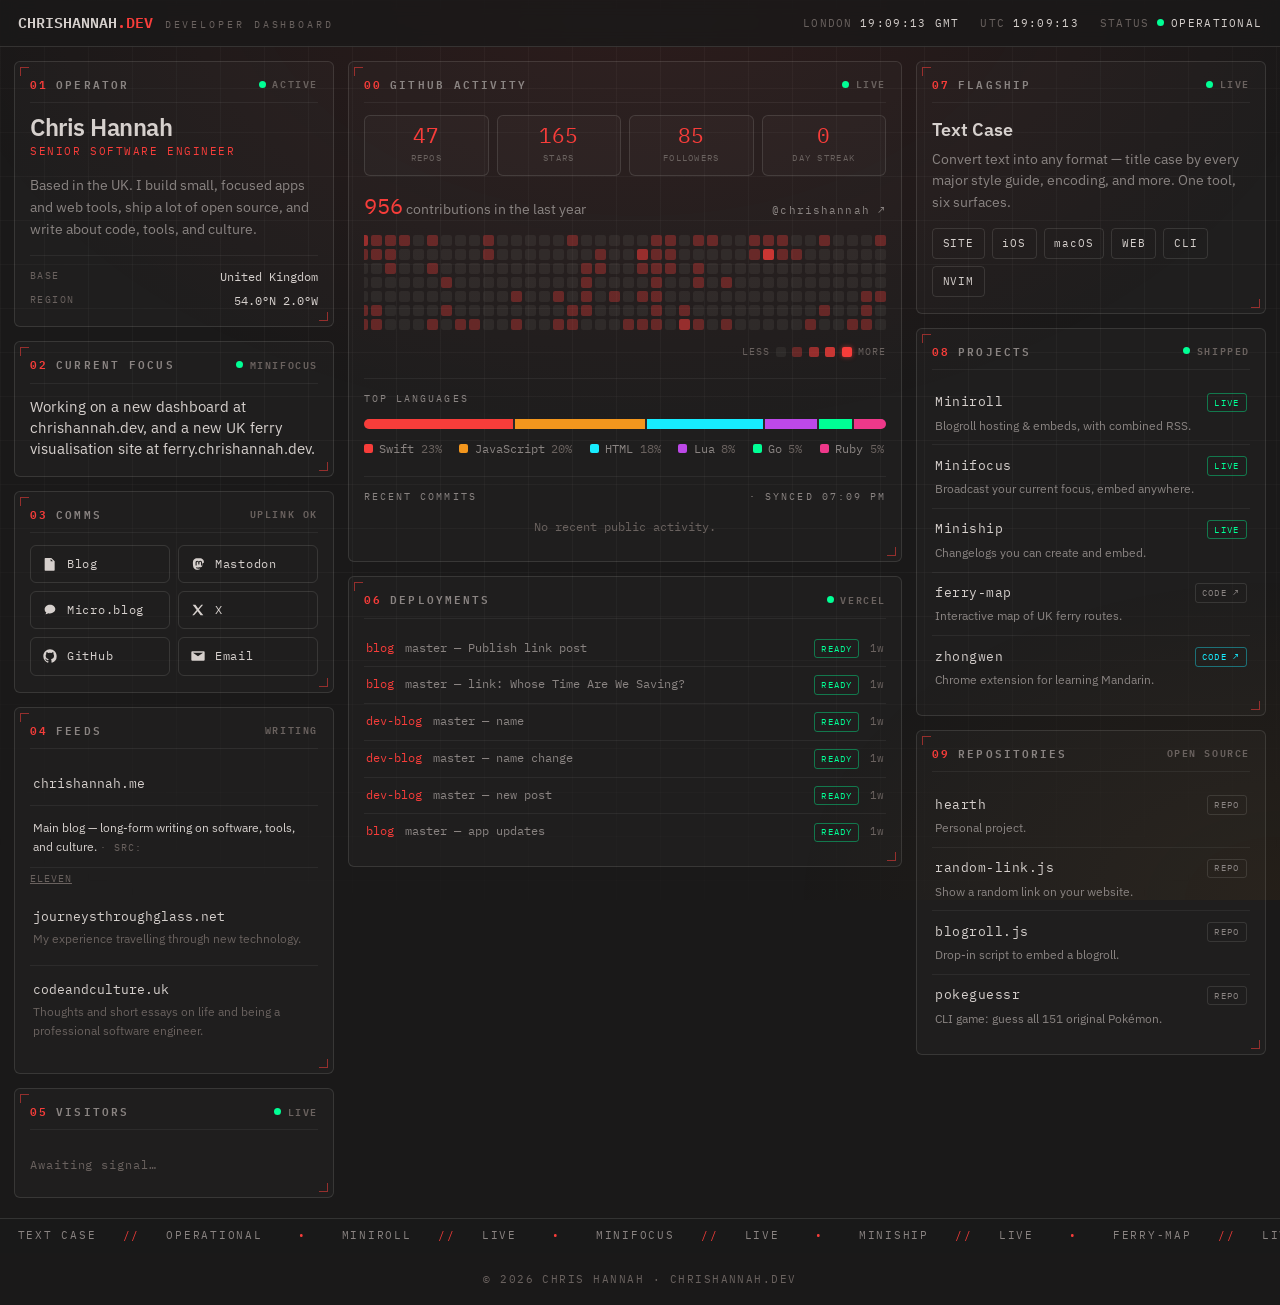
<file: index.html>
<!DOCTYPE html>
<html lang="en">
<head>
  <meta charset="UTF-8" />
  <meta name="viewport" content="width=device-width, initial-scale=1.0" />
  <title>Chris Hannah — Dashboard</title>
  <meta name="description" content="Chris Hannah — Senior Software Engineer. Apps, web services, open source, and writing, with live GitHub activity." />

  <meta property="og:type" content="website" />
  <meta property="og:title" content="Chris Hannah" />
  <meta property="og:description" content="Apps, web services, open source, and writing — one dashboard." />
  <meta property="og:url" content="https://chrishannah.dev" />
  <meta property="og:image" content="https://chrishannah.dev/og.png" />
  <meta property="og:image:width" content="1200" />
  <meta property="og:image:height" content="630" />
  <meta name="twitter:card" content="summary_large_image" />
  <meta name="twitter:title" content="Chris Hannah" />
  <meta name="twitter:description" content="Apps, web services, open source, and writing — one dashboard." />
  <meta name="twitter:image" content="https://chrishannah.dev/og.png" />
  <meta name="twitter:site" content="@chrishannah" />
  <meta name="theme-color" content="#1a1919" />

  <link rel="icon" href="data:image/svg+xml,%3Csvg xmlns='http://www.w3.org/2000/svg' viewBox='0 0 100 100'%3E%3Crect x='12' y='16' width='76' height='56' rx='6' fill='none' stroke='%23f73d3a' stroke-width='7'/%3E%3Cpath d='M24 58l14-16 12 10 16-22' fill='none' stroke='%23f73d3a' stroke-width='7' stroke-linecap='round' stroke-linejoin='round'/%3E%3C/svg%3E" />
  <link rel="me" href="https://hachyderm.io/@chrishannah" />

  <link rel="preconnect" href="https://fonts.googleapis.com" />
  <link rel="preconnect" href="https://fonts.gstatic.com" crossorigin />
  <link href="https://fonts.googleapis.com/css2?family=IBM+Plex+Mono:wght@400;500;600&family=IBM+Plex+Sans:wght@400;500;600&display=swap" rel="stylesheet" />
  <link rel="stylesheet" href="/style.css" />
</head>
<body>
  <div class="grid-bg" aria-hidden="true"></div>
  <a class="skip-link" href="#main">Skip to content</a>

  <!-- Top bar ------------------------------------------------------------- -->
  <header class="topbar">
    <div class="brand">
      <span class="mark">CHRISHANNAH<span class="dim">.DEV</span></span>
      <span class="sub">Developer Dashboard</span>
    </div>
    <div class="readouts">
      <div class="readout">
        <span class="label">London</span>
        <span class="val" id="clock-uk">--:--:--</span>
      </div>
      <div class="readout">
        <span class="label">UTC</span>
        <span class="val" id="clock-utc">--:--:--</span>
      </div>
      <div class="readout">
        <span class="label">Status</span>
        <span class="dot" aria-hidden="true"></span>
        <span class="val">Operational</span>
      </div>
    </div>
  </header>

  <main id="main" class="dash">
    <!-- LEFT ------------------------------------------------------------- -->
    <div class="col">
      <section class="panel operator" aria-labelledby="op-h">
        <div class="panel-h">
          <span class="h-left"><span class="h-idx">01</span> <span id="op-h">Operator</span></span>
          <span class="h-status"><span class="dot" aria-hidden="true"></span> Active</span>
        </div>
        <h1 class="name">Chris Hannah</h1>
        <p class="role">Senior Software Engineer</p>
        <p class="bio">
          Based in the UK. I build small, focused apps and web tools, ship a lot
          of open source, and write about code, tools, and culture.
        </p>
        <div class="meta-rows">
          <div><span class="k">Base</span><span class="v">United Kingdom</span></div>
          <div><span class="k">Region</span><span class="v">54.0&deg;N 2.0&deg;W</span></div>
        </div>
      </section>

      <section class="panel focus-panel" aria-labelledby="focus-h">
        <div class="panel-h">
          <span class="h-left"><span class="h-idx">02</span> <span id="focus-h">Current Focus</span></span>
          <span class="h-status"><span class="dot" aria-hidden="true"></span> Minifocus</span>
        </div>
        <p class="focus-text" id="focus">Building things.</p>
      </section>

      <section class="panel" aria-labelledby="comms-h">
        <div class="panel-h">
          <span class="h-left"><span class="h-idx">03</span> <span id="comms-h">Comms</span></span>
          <span class="h-status">Uplink OK</span>
        </div>
        <div class="comms-grid">
          <a class="comm" href="https://chrishannah.me">
            <svg viewBox="0 0 24 24" aria-hidden="true"><path d="M5 3h9l5 5v13a1 1 0 0 1-1 1H5a1 1 0 0 1-1-1V4a1 1 0 0 1 1-1Zm8 1.5V8h3.5L13 4.5ZM7 11h10v1.6H7V11Zm0 3.4h10V16H7v-1.6Z"/></svg>
            Blog
          </a>
          <a class="comm" href="https://hachyderm.io/@chrishannah" rel="me">
            <svg viewBox="0 0 24 24" aria-hidden="true"><path d="M21 9.6c0-4-2.6-5.2-2.6-5.2C17.1 3.7 14.9 3.5 12.7 3.5h-.06c-2.2 0-4.4.2-5.7.9 0 0-2.6 1.2-2.6 5.2 0 .9 0 2 .06 2.9.2 3.4.7 6.7 3.9 7.6 1.4.4 2.7.5 3.7.4 1.6-.08 2.6-.6 2.6-.6l-.06-1.25s-1.15.4-2.45.35c-1.3-.05-2.7-.15-2.9-1.75a3.3 3.3 0 0 1-.03-.45s1.3.32 2.95.4c1 .05 2-.06 2.95-.17 1.65-.2 3.1-1.2 3.3-2.15.3-1.45.27-3.6.27-3.6Zm-2.75 4.75h-1.7V10c0-.9-.4-1.35-1.15-1.35-.85 0-1.27.55-1.27 1.65v2.4h-1.7v-2.4c0-1.1-.42-1.65-1.27-1.65-.75 0-1.15.45-1.15 1.35v4.35H8.34V9.85c0-.9.24-1.6.7-2.1.47-.5 1.07-.76 1.82-.76.86 0 1.5.33 1.92 1l.42.72.42-.72c.42-.67 1.06-1 1.92-1 .75 0 1.35.26 1.82.76.46.5.7 1.2.7 2.1v4.5Z"/></svg>
            Mastodon
          </a>
          <a class="comm" href="https://micro.chrishannah.me">
            <svg viewBox="0 0 24 24" aria-hidden="true"><path d="M12 4c4.4 0 8 2.9 8 6.6 0 3.6-3.6 6.5-8 6.5-.9 0-1.7-.1-2.5-.3-.7.5-2 1.3-3.8 1.6-.3 0-.5-.2-.3-.5.3-.4.9-1.2 1-2C4.3 14.4 4 12.6 4 10.6 4 6.9 7.6 4 12 4Z"/></svg>
            Micro.blog
          </a>
          <a class="comm" href="https://x.com/chrishannah">
            <svg viewBox="0 0 24 24" aria-hidden="true"><path d="M4 4h4.2l4 5.6L17 4h2.6l-6.3 7.5L20 20h-4.2l-4.3-6L6 20H3.4l6.6-7.9L4 4Z"/></svg>
            X
          </a>
          <a class="comm" href="https://github.com/chrishannah">
            <svg viewBox="0 0 24 24" aria-hidden="true"><path d="M12 2C6.5 2 2 6.6 2 12.3c0 4.5 2.9 8.4 6.8 9.7.5.1.7-.2.7-.5v-1.9c-2.8.6-3.4-1.2-3.4-1.2-.5-1.2-1.1-1.5-1.1-1.5-.9-.6.1-.6.1-.6 1 .1 1.5 1 1.5 1 .9 1.5 2.3 1.1 2.9.9.1-.7.3-1.1.6-1.4-2.2-.3-4.6-1.1-4.6-5 0-1.1.4-2 1-2.7-.1-.3-.4-1.3.1-2.7 0 0 .8-.3 2.7 1a9.3 9.3 0 0 1 5 0c1.9-1.3 2.7-1 2.7-1 .5 1.4.2 2.4.1 2.7.6.7 1 1.6 1 2.7 0 3.9-2.3 4.7-4.6 5 .4.3.7.9.7 1.9v2.8c0 .3.2.6.7.5A10.1 10.1 0 0 0 22 12.3C22 6.6 17.5 2 12 2Z"/></svg>
            GitHub
          </a>
          <a class="comm" href="mailto:me@chrishannah.me">
            <svg viewBox="0 0 24 24" aria-hidden="true"><path d="M3.5 5h17A1.5 1.5 0 0 1 22 6.5v11a1.5 1.5 0 0 1-1.5 1.5h-17A1.5 1.5 0 0 1 2 17.5v-11A1.5 1.5 0 0 1 3.5 5Zm.9 2 7.6 5.4L19.6 7H4.4Z"/></svg>
            Email
          </a>
        </div>
      </section>

      <section class="panel" aria-labelledby="feeds-h">
        <div class="panel-h">
          <span class="h-left"><span class="h-idx">04</span> <span id="feeds-h">Feeds</span></span>
          <span class="h-status">Writing</span>
        </div>
        <div class="feeds">
          <a class="feed" href="https://chrishannah.me" data-feed="chrishannah.me">
            <span class="feed-name">chrishannah.me</span>
            <div class="feed-desc">
              Main blog — long-form writing on software, tools, and culture.
              <span class="feed-src"> · src: <a class="feed-src" href="https://github.com/chrishannah/eleven">eleven</a></span>
            </div>
            <div class="feed-latest" hidden></div>
          </a>
          <a class="feed" href="https://journeysthroughglass.net" data-feed="journeysthroughglass.net">
            <span class="feed-name">journeysthroughglass.net</span>
            <div class="feed-desc">My experience travelling through new technology.</div>
            <div class="feed-latest" hidden></div>
          </a>
          <a class="feed" href="https://codeandculture.uk" data-feed="codeandculture.uk">
            <span class="feed-name">codeandculture.uk</span>
            <div class="feed-desc">Thoughts and short essays on life and being a professional software engineer.</div>
            <div class="feed-latest" hidden></div>
          </a>
        </div>
      </section>

      <section class="panel" aria-labelledby="vis-h">
        <div class="panel-h">
          <span class="h-left"><span class="h-idx">05</span> <span id="vis-h">Visitors</span></span>
          <span class="h-status"><span class="dot" aria-hidden="true"></span> Live</span>
        </div>
        <!-- Tinylytics countries widget (rendered by the embed script below) -->
        <div class="tinylytics_countries countries"></div>
      </section>
    </div>

    <!-- CENTER — live GitHub activity ------------------------------------ -->
    <div class="col">
      <section class="panel activity-panel" aria-labelledby="act-h">
        <div class="panel-h">
          <span class="h-left"><span class="h-idx">00</span> <span id="act-h">GitHub Activity</span></span>
          <span class="h-status"><span class="dot" aria-hidden="true"></span> Live</span>
        </div>

        <div class="stats" id="stats">
          <div class="stat"><span class="stat-n" id="st-repos">&mdash;</span><span class="stat-l">Repos</span></div>
          <div class="stat"><span class="stat-n" id="st-stars">&mdash;</span><span class="stat-l">Stars</span></div>
          <div class="stat"><span class="stat-n" id="st-followers">&mdash;</span><span class="stat-l">Followers</span></div>
          <div class="stat"><span class="stat-n" id="st-streak">&mdash;</span><span class="stat-l">Day streak</span></div>
        </div>

        <div class="hm-head">
          <div class="t"><span class="hm-total" id="ct-total">&mdash;</span> contributions in the last year</div>
          <a class="hm-profile" href="https://github.com/chrishannah">@chrishannah &#8599;</a>
        </div>

        <div class="heatmap-scroll">
          <div class="heatmap" id="heatmap" role="img" aria-label="GitHub contribution heatmap for the last year"></div>
        </div>
        <div class="hm-legend">
          Less
          <span class="hm-cell" aria-hidden="true"></span>
          <span class="hm-cell l1" aria-hidden="true"></span>
          <span class="hm-cell l2" aria-hidden="true"></span>
          <span class="hm-cell l3" aria-hidden="true"></span>
          <span class="hm-cell l4" aria-hidden="true"></span>
          More
        </div>

        <div class="langs" id="langs" hidden>
          <div class="act-sub"><span>Top Languages</span></div>
          <div class="lang-bar" id="lang-bar"></div>
          <div class="lang-legend" id="lang-legend"></div>
        </div>

        <div class="act-sub">
          <span>Recent Commits</span>
          <span id="act-live"></span>
        </div>
        <ol class="log" id="log">
          <li class="skel"><span class="sk sk-a"></span><span class="sk sk-b"></span><span class="sk sk-c"></span></li>
          <li class="skel"><span class="sk sk-a"></span><span class="sk sk-b"></span><span class="sk sk-c"></span></li>
          <li class="skel"><span class="sk sk-a"></span><span class="sk sk-b"></span><span class="sk sk-c"></span></li>
          <li class="skel"><span class="sk sk-a"></span><span class="sk sk-b"></span><span class="sk sk-c"></span></li>
          <li class="skel"><span class="sk sk-a"></span><span class="sk sk-b"></span><span class="sk sk-c"></span></li>
        </ol>
      </section>

      <section class="panel" id="deploy-panel" aria-labelledby="deploy-h" hidden>
        <div class="panel-h">
          <span class="h-left"><span class="h-idx">06</span> <span id="deploy-h">Deployments</span></span>
          <span class="h-status"><span class="dot" aria-hidden="true"></span> Vercel</span>
        </div>
        <ol class="log deploys" id="deploys"></ol>
      </section>
    </div>

    <!-- RIGHT ------------------------------------------------------------ -->
    <div class="col">
      <section class="panel" aria-labelledby="flag-h">
        <div class="panel-h">
          <span class="h-left"><span class="h-idx">07</span> <span id="flag-h">Flagship</span></span>
          <span class="h-status"><span class="dot" aria-hidden="true"></span> Live</span>
        </div>
        <h2 class="flag-title">Text Case</h2>
        <p class="flag-desc">
          Convert text into any format — title case by every major style guide,
          encoding, and more. One tool, six surfaces.
        </p>
        <div class="platforms">
          <a class="platform" href="https://textcase.app">SITE</a>
          <a class="platform" href="https://apps.apple.com/us/app/text-case/id1407730596?uo=4">iOS</a>
          <a class="platform" href="https://apps.apple.com/us/app/text-case/id1492174677?ls=1&amp;mt=12">macOS</a>
          <a class="platform" href="https://web.textcase.app">WEB</a>
          <a class="platform" href="https://github.com/chrishannah/textcase-cli">CLI</a>
          <a class="platform" href="https://github.com/chrishannah/textcase.nvim">NVIM</a>
        </div>
      </section>

      <section class="panel" aria-labelledby="svc-h">
        <div class="panel-h">
          <span class="h-left"><span class="h-idx">08</span> <span id="svc-h">Projects</span></span>
          <span class="h-status"><span class="dot" aria-hidden="true"></span> Shipped</span>
        </div>
        <div class="systems">
          <a class="sys" href="https://miniroll.app">
            <span class="sys-name">Miniroll</span>
            <span class="sys-desc">Blogroll hosting &amp; embeds, with combined RSS.</span>
            <span class="sys-tag live">Live</span>
          </a>
          <a class="sys" href="https://minifocus.app">
            <span class="sys-name">Minifocus</span>
            <span class="sys-desc">Broadcast your current focus, embed anywhere.</span>
            <span class="sys-tag live">Live</span>
          </a>
          <a class="sys" href="https://miniship.app">
            <span class="sys-name">Miniship</span>
            <span class="sys-desc">Changelogs you can create and embed.</span>
            <span class="sys-tag live">Live</span>
          </a>
          <div class="sys">
            <a class="sys-name" href="https://ferry.chrishannah.dev">ferry-map</a>
            <span class="sys-desc">Interactive map of UK ferry routes.</span>
            <a class="sys-tag" href="https://github.com/chrishannah/ferry-map">Code&nbsp;&#8599;</a>
          </div>
          <div class="sys">
            <a class="sys-name" href="https://chromewebstore.google.com/detail/zhongwen/locihbdghodjcnihijgfoidcjdagjpco">zhongwen</a>
            <span class="sys-desc">Chrome extension for learning Mandarin.</span>
            <a class="sys-tag store" href="https://github.com/chrishannah/zhongwen">Code&nbsp;&#8599;</a>
          </div>
        </div>
      </section>

      <section class="panel" aria-labelledby="repo-h">
        <div class="panel-h">
          <span class="h-left"><span class="h-idx">09</span> <span id="repo-h">Repositories</span></span>
          <span class="h-status">Open Source</span>
        </div>
        <div class="systems">
          <a class="sys" href="https://github.com/chrishannah/hearth">
            <span class="sys-name">hearth</span>
            <span class="sys-desc">Personal project.</span>
            <span class="sys-tag">Repo</span>
          </a>
          <a class="sys" href="https://github.com/chrishannah/random-link.js">
            <span class="sys-name">random-link.js</span>
            <span class="sys-desc">Show a random link on your website.</span>
            <span class="sys-tag">Repo</span>
          </a>
          <a class="sys" href="https://github.com/chrishannah/blogroll.js">
            <span class="sys-name">blogroll.js</span>
            <span class="sys-desc">Drop-in script to embed a blogroll.</span>
            <span class="sys-tag">Repo</span>
          </a>
          <a class="sys" href="https://github.com/chrishannah/pokeguessr">
            <span class="sys-name">pokeguessr</span>
            <span class="sys-desc">CLI game: guess all 151 original Pokémon.</span>
            <span class="sys-tag">Repo</span>
          </a>
        </div>
      </section>
    </div>
  </main>

  <!-- Ticker -------------------------------------------------------------- -->
  <div class="ticker" aria-hidden="true">
    <div class="ticker-track" id="ticker"></div>
  </div>

  <footer class="foot">
    &copy; <span id="year">2026</span> Chris Hannah · chrishannah.dev
  </footer>

  <!-- Clocks, ticker ------------------------------------------------------ -->
  <script>
    (function () {
      var utcEl = document.getElementById("clock-utc");
      var ukEl = document.getElementById("clock-uk");
      var ukFmt, ukZone;
      try {
        ukFmt = new Intl.DateTimeFormat("en-GB", {
          timeZone: "Europe/London", hour: "2-digit", minute: "2-digit",
          second: "2-digit", hour12: false
        });
        ukZone = new Intl.DateTimeFormat("en-GB", {
          timeZone: "Europe/London", timeZoneName: "short"
        });
      } catch (e) {}
      function pad(n) { return String(n).padStart(2, "0"); }
      function tick() {
        var d = new Date();
        utcEl.textContent =
          pad(d.getUTCHours()) + ":" + pad(d.getUTCMinutes()) + ":" + pad(d.getUTCSeconds());
        if (ukFmt) {
          var tz = "";
          try {
            var parts = ukZone.formatToParts(d);
            for (var i = 0; i < parts.length; i++)
              if (parts[i].type === "timeZoneName") tz = " " + parts[i].value;
          } catch (e) {}
          ukEl.textContent = ukFmt.format(d) + tz;
        } else {
          ukEl.textContent = utcEl.textContent;
        }
      }
      tick();
      setInterval(tick, 1000);
      document.getElementById("year").textContent = new Date().getFullYear();

      var items = [
        "TEXT CASE // OPERATIONAL", "MINIROLL // LIVE", "MINIFOCUS // LIVE",
        "MINISHIP // LIVE", "FERRY-MAP // LIVE", "ZHONGWEN // CHROME STORE",
        "BLOGROLL.JS // ONLINE", "RANDOM-LINK.JS // ONLINE", "POKEGUESSR // ONLINE",
        "CHRISHANNAH.ME // BROADCASTING", "ALL SYSTEMS NOMINAL"
      ];
      var html = items.map(function (t) {
        return "<span>" + t.replace("//", '<span class="sep">//</span>') + "</span>";
      }).join('<span class="sep">•</span>');
      document.getElementById("ticker").innerHTML =
        html + '<span class="sep">•</span>' + html;
    })();
  </script>

  <!-- Dashboard data (all cached server-side by the GitHub Action) --------- -->
  <script>
    (function () {
      var hm = document.getElementById("heatmap");
      var log = document.getElementById("log");
      var LANG_COLORS = ["#f73d3a", "#f3961d", "#17ecff", "#bd48e8", "#00ff95", "#ee388a"];

      // Skeleton heatmap so the panel looks intentional before data loads.
      for (var i = 0; i < 53 * 7; i++) {
        var c = document.createElement("div");
        c.className = "hm-cell";
        hm.appendChild(c);
      }

      function fmt(n) { return (n == null ? "—" : Number(n).toLocaleString()); }
      function esc(t) {
        var e = document.createElement("div");
        e.textContent = t == null ? "" : String(t);
        return e.innerHTML;
      }
      function timeAgo(v) {
        var s = Math.floor((Date.now() - new Date(v).getTime()) / 1000);
        if (s < 60) return s + "s";
        var m = Math.floor(s / 60); if (m < 60) return m + "m";
        var h = Math.floor(m / 60); if (h < 24) return h + "h";
        var d = Math.floor(h / 24); if (d < 7) return d + "d";
        var w = Math.floor(d / 7); if (w < 5) return w + "w";
        var mo = Math.floor(d / 30); if (mo < 12) return mo + "mo";
        return Math.floor(d / 365) + "y";
      }

      function renderGitHub(gh) {
        if (!gh) return;
        var s = gh.stats || {};
        var set = function (id, v) { var el = document.getElementById(id); if (el) el.textContent = fmt(v); };
        set("st-repos", s.repos); set("st-stars", s.stars);
        set("st-followers", s.followers); set("st-streak", s.streak);

        // Contribution heatmap
        var days = gh.days || [];
        if (days.length) {
          hm.innerHTML = "";
          var first = new Date(days[0].d + "T00:00:00Z");
          var pad = first.getUTCDay();
          for (var p = 0; p < pad; p++) {
            var pc = document.createElement("div");
            pc.className = "hm-cell pad";
            hm.appendChild(pc);
          }
          days.forEach(function (day) {
            var cell = document.createElement("div");
            cell.className = "hm-cell" + (day.l ? " l" + day.l : "");
            cell.title = day.d + " · " + day.c + (day.c === 1 ? " contribution" : " contributions");
            hm.appendChild(cell);
          });
          if (gh.total != null) document.getElementById("ct-total").textContent = Number(gh.total).toLocaleString();
          var sc = document.querySelector(".heatmap-scroll");
          sc.scrollLeft = sc.scrollWidth;
        }

        // Top languages
        var langs = gh.languages || [];
        if (langs.length) {
          var top = langs.slice(0, 6);
          var shown = top.reduce(function (a, x) { return a + (x.pct || 0); }, 0) || 1;
          var bar = "", leg = "";
          top.forEach(function (x, i) {
            var col = LANG_COLORS[i % LANG_COLORS.length];
            bar += '<span class="lang-seg" style="width:' + ((x.pct / shown) * 100) +
              "%;background:" + col + '"></span>';
            leg += '<span class="lang-item"><span class="lang-dot" style="background:' + col +
              '"></span>' + esc(x.name) + ' <span class="lang-pct">' + x.pct + "%</span></span>";
          });
          document.getElementById("lang-bar").innerHTML = bar;
          document.getElementById("lang-legend").innerHTML = leg;
          document.getElementById("langs").hidden = false;
        }

        // Recent commits
        var commits = gh.commits || [];
        if (commits.length) {
          log.innerHTML = commits.slice(0, 9).map(function (r) {
            return '<li><span class="repo">' + esc(r.repo) + "</span>" +
              '<span class="msg">' + esc(r.msg) + "</span>" +
              '<span class="ago">' + esc(r.time ? timeAgo(r.time) : "") + "</span></li>";
          }).join("");
        } else {
          log.innerHTML = '<li class="empty">No recent public activity.</li>';
        }
      }

      function renderDeployments(deps) {
        if (!deps || !deps.length) return;
        document.getElementById("deploys").innerHTML = deps.slice(0, 6).map(function (d) {
          var st = String(d.state || "").toUpperCase();
          var cls = st === "READY" ? "ok" : st === "ERROR" ? "err"
            : (st === "BUILDING" || st === "QUEUED") ? "warn" : "";
          var label = st ? st.charAt(0) + st.slice(1).toLowerCase() : "—";
          var text = d.ref ? (d.ref + (d.msg ? " — " + d.msg : "")) : (d.msg || "deploy");
          var inner = '<span class="repo">' + esc(d.project || "—") + "</span>" +
            '<span class="msg">' + esc(text) + "</span>" +
            '<span class="dep-state ' + cls + '">' + esc(label) + "</span>" +
            '<span class="ago">' + esc(d.ts ? timeAgo(d.ts) : "") + "</span>";
          return d.url
            ? '<li><a class="dep-link" href="' + esc(d.url) + '">' + inner + "</a></li>"
            : "<li>" + inner + "</li>";
        }).join("");
        document.getElementById("deploy-panel").hidden = false;
      }

      function renderFeeds(feeds) {
        document.querySelectorAll("[data-feed]").forEach(function (el) {
          var f = feeds[el.getAttribute("data-feed")];
          if (!f || !f.title) return;
          var slot = el.querySelector(".feed-latest");
          if (!slot) return;
          var when = "";
          if (f.date) {
            var d = new Date(f.date);
            if (!isNaN(d)) when = " · " + d.toLocaleDateString("en-GB", { day: "numeric", month: "short" });
          }
          slot.innerHTML = '<span class="fl-arrow">›</span>' +
            '<span class="fl-title">' + esc(f.title) + "</span>" +
            '<span class="fl-date">' + esc(when) + "</span>";
          slot.hidden = false;
        });
      }

      fetch("/data/feeds.json", { cache: "no-cache" })
        .then(function (r) { if (!r.ok) throw 0; return r.json(); })
        .then(function (data) {
          data = data || {};
          var fx = data.focus ? String(data.focus).trim() : "";
          if (fx && fx.length <= 240 && !/[{}]|@font-face|font-family|url\(|<\/|=>|:root|\.ttf|\.woff/i.test(fx)) {
            document.getElementById("focus").textContent = fx;
          }
          renderFeeds(data.feeds || {});
          renderDeployments(data.deployments);
          renderGitHub(data.github);
          if (data.github) {
            document.getElementById("act-live").textContent = "· synced " +
              new Date().toLocaleTimeString([], { hour: "2-digit", minute: "2-digit" });
          }
        })
        .catch(function () {
          log.innerHTML = '<li class="empty">Data unavailable right now.</li>';
        });
    })();
  </script>

  <!-- Analytics + countries widget (Tinylytics). Counts hits and renders the
       .tinylytics_countries widget. Remove ?countries to hide the widget. -->
  <script defer src="https://tinylytics.app/embed/_WLqQ_gWymW1kmjy_GQt.js?countries"></script>
</body>
</html>
</file>
<file: style.css>
/* ===========================================================================
   chrishannah.dev — Developer Situation Dashboard
   Dark HUD / command-center aesthetic. No build step.
=========================================================================== */

:root {
  /* Palette: Voltage — carbon black / parchment, cinnabar lead, neon spectrum.
     Matched to the chrishannah.me blog theme. */
  --bg: #1a1919;
  --bg-2: #262424;
  --panel: rgba(214, 208, 205, 0.028);
  --panel-2: rgba(214, 208, 205, 0.055);
  --line: rgba(214, 208, 205, 0.14);
  --line-soft: rgba(214, 208, 205, 0.07);
  --grid: rgba(214, 208, 205, 0.045);

  --fg: #d6d0cd;
  --fg-dim: #8a8482;
  --fg-faint: #6a625f;

  --accent: #f73d3a;   /* cinnabar */
  --accent-2: #17ecff; /* electric aqua */
  --live: #00ff95;     /* spring green */
  --warn: #f3961d;     /* carrot orange */
  --danger: #ee388a;   /* barbie pink */

  /* contribution heatmap scale (cinnabar heat) */
  --hm0: rgba(214, 208, 205, 0.07);
  --hm1: rgba(247, 61, 58, 0.32);
  --hm2: rgba(247, 61, 58, 0.55);
  --hm3: rgba(247, 61, 58, 0.78);
  --hm4: #f73d3a;

  --radius: 6px;
  --mono: "IBM Plex Mono", ui-monospace, SFMono-Regular, "SF Mono", Menlo,
    Consolas, monospace;
  --sans: "IBM Plex Sans", -apple-system, BlinkMacSystemFont, "Segoe UI", Roboto,
    Helvetica, Arial, sans-serif;
}

*,
*::before,
*::after {
  box-sizing: border-box;
}

html {
  -webkit-text-size-adjust: 100%;
}

body {
  margin: 0;
  min-height: 100vh;
  background: var(--bg);
  color: var(--fg);
  font-family: var(--sans);
  font-size: 15px;
  line-height: 1.55;
  -webkit-font-smoothing: antialiased;
  text-rendering: optimizeLegibility;
  overflow-x: hidden;
}

/* Ambient layers ---------------------------------------------------------- */

.grid-bg {
  position: fixed;
  inset: 0;
  pointer-events: none;
  z-index: 0;
  background-image: linear-gradient(var(--grid) 1px, transparent 1px),
    linear-gradient(90deg, var(--grid) 1px, transparent 1px);
  background-size: 44px 44px;
  mask-image: radial-gradient(ellipse 90% 80% at 50% 30%, #000 40%, transparent 100%);
  -webkit-mask-image: radial-gradient(ellipse 90% 80% at 50% 30%, #000 40%, transparent 100%);
}

body::before {
  content: "";
  position: fixed;
  inset: 0;
  z-index: 0;
  background: radial-gradient(1200px 800px at 50% -5%, rgba(247, 61, 58, 0.09), transparent 60%),
    radial-gradient(900px 600px at 100% 100%, rgba(243, 150, 29, 0.05), transparent 55%);
  pointer-events: none;
}

/* Links never fall back to the browser's default visited purple */
a { color: var(--accent); }
a:visited { color: inherit; }
.comm, .comm:visited,
.platform, .platform:visited,
.sys, .sys:visited,
.sys-name, .sys-name:visited,
.feed, .feed:visited,
.feed-name, .feed-name:visited { color: var(--fg); }
.hm-profile:visited, .feed-src:visited { color: var(--fg-faint); }
.sys-tag:visited { color: inherit; }

.skip-link {
  position: absolute;
  left: -9999px;
  top: 0;
  z-index: 100;
  background: var(--accent);
  color: #1a1919;
  padding: 0.5rem 1rem;
  font-family: var(--mono);
  font-weight: 600;
}
.skip-link:focus {
  left: 0;
}

/* Top bar ----------------------------------------------------------------- */

.topbar {
  position: sticky;
  top: 0;
  z-index: 50;
  display: flex;
  align-items: center;
  justify-content: space-between;
  gap: 1rem;
  flex-wrap: wrap;
  padding: 0.7rem 1.1rem;
  background: rgba(26, 25, 25, 0.82);
  backdrop-filter: blur(8px);
  -webkit-backdrop-filter: blur(8px);
  border-bottom: 1px solid var(--line);
}

.brand {
  display: flex;
  align-items: baseline;
  gap: 0.75rem;
  min-width: 0;
}
.brand .mark {
  font-family: var(--mono);
  font-weight: 600;
  font-size: 0.95rem;
  color: var(--fg);
}
.brand .mark .dim {
  color: var(--accent);
}
.brand .sub {
  font-family: var(--mono);
  font-size: 0.65rem;
  letter-spacing: 0.28em;
  text-transform: uppercase;
  color: var(--fg-faint);
  white-space: nowrap;
}

.readouts {
  display: flex;
  align-items: center;
  gap: 1.3rem;
  font-family: var(--mono);
  font-size: 0.68rem;
  letter-spacing: 0.12em;
  text-transform: uppercase;
  color: var(--fg-dim);
}
.readout {
  display: flex;
  align-items: center;
  gap: 0.45rem;
  white-space: nowrap;
}
.readout .label {
  color: var(--fg-faint);
}
.readout .val {
  color: var(--fg);
  font-variant-numeric: tabular-nums;
}

.dot {
  width: 7px;
  height: 7px;
  border-radius: 50%;
  background: var(--live);
  box-shadow: 0 0 0 0 rgba(0, 255, 149, 0.55);
  animation: pulse 2.4s infinite;
  flex-shrink: 0;
}
.dot.warn {
  background: var(--warn);
  animation: pulse-warn 2.4s infinite;
}
@keyframes pulse {
  0% { box-shadow: 0 0 0 0 rgba(0, 255, 149, 0.5); }
  70% { box-shadow: 0 0 0 6px rgba(0, 255, 149, 0); }
  100% { box-shadow: 0 0 0 0 rgba(0, 255, 149, 0); }
}
@keyframes pulse-warn {
  0% { box-shadow: 0 0 0 0 rgba(243, 150, 29, 0.5); }
  70% { box-shadow: 0 0 0 6px rgba(243, 150, 29, 0); }
  100% { box-shadow: 0 0 0 0 rgba(243, 150, 29, 0); }
}

/* Dashboard grid ---------------------------------------------------------- */

.dash {
  position: relative;
  z-index: 1;
  display: grid;
  grid-template-columns: 320px minmax(0, 1fr) 350px;
  gap: 14px;
  padding: 14px;
  max-width: 1500px;
  margin: 0 auto;
  align-items: start;
}
.col {
  display: flex;
  flex-direction: column;
  gap: 14px;
  min-width: 0;
}

/* Panels ------------------------------------------------------------------ */

.panel {
  position: relative;
  background: var(--panel);
  border: 1px solid var(--line);
  border-radius: var(--radius);
  padding: 14px 15px 16px;
}
.panel::before,
.panel::after {
  content: "";
  position: absolute;
  width: 9px;
  height: 9px;
  border-color: var(--accent);
  border-style: solid;
  opacity: 0.55;
  pointer-events: none;
}
.panel::before {
  top: 5px;
  left: 5px;
  border-width: 1px 0 0 1px;
}
.panel::after {
  bottom: 5px;
  right: 5px;
  border-width: 0 1px 1px 0;
}

.panel-h {
  display: flex;
  align-items: center;
  justify-content: space-between;
  gap: 0.75rem;
  font-family: var(--mono);
  font-size: 0.66rem;
  font-weight: 600;
  letter-spacing: 0.2em;
  text-transform: uppercase;
  color: var(--fg-dim);
  padding-bottom: 10px;
  margin-bottom: 12px;
  border-bottom: 1px solid var(--line-soft);
}
.panel-h .h-left {
  display: flex;
  align-items: center;
  gap: 0.5rem;
}
.panel-h .h-idx {
  color: var(--accent);
}
.panel-h .h-status {
  display: flex;
  align-items: center;
  gap: 0.4rem;
  color: var(--fg-faint);
  font-size: 0.62rem;
  letter-spacing: 0.16em;
}

/* Operator ---------------------------------------------------------------- */

.operator .name {
  font-size: 1.5rem;
  line-height: 1.05;
  letter-spacing: -0.02em;
  margin: 0 0 0.15rem;
  font-weight: 600;
}
.operator .role {
  font-family: var(--mono);
  font-size: 0.7rem;
  letter-spacing: 0.14em;
  text-transform: uppercase;
  color: var(--accent);
  margin: 0 0 0.85rem;
}
.operator .bio {
  margin: 0;
  color: var(--fg-dim);
  font-size: 0.9rem;
}
.meta-rows {
  margin-top: 0.9rem;
  border-top: 1px solid var(--line-soft);
  padding-top: 0.75rem;
  display: grid;
  gap: 0.4rem;
  font-family: var(--mono);
  font-size: 0.72rem;
}
.meta-rows div {
  display: flex;
  justify-content: space-between;
  gap: 1rem;
}
.meta-rows .k {
  color: var(--fg-faint);
  text-transform: uppercase;
  letter-spacing: 0.14em;
  font-size: 0.64rem;
}
.meta-rows .v {
  color: var(--fg);
}

/* Current focus (Minifocus, cached as plain text) ------------------------- */

.focus-text {
  margin: 0;
  font-size: 0.92rem;
  line-height: 1.45;
  color: var(--fg);
  overflow-wrap: anywhere;
}

/* Comms ------------------------------------------------------------------- */

.comms-grid {
  display: grid;
  grid-template-columns: repeat(2, 1fr);
  gap: 8px;
}
.comm {
  display: flex;
  align-items: center;
  gap: 0.55rem;
  padding: 0.55rem 0.7rem;
  border: 1px solid var(--line);
  border-radius: var(--radius);
  color: var(--fg);
  text-decoration: none;
  font-family: var(--mono);
  font-size: 0.75rem;
  letter-spacing: 0.06em;
  transition: border-color 0.15s, color 0.15s, background 0.15s;
}
.comm:hover {
  border-color: var(--accent);
  color: var(--accent);
  background: var(--panel-2);
}
.comm svg {
  width: 16px;
  height: 16px;
  fill: currentColor;
  flex-shrink: 0;
}

/* Activity (GitHub) centerpiece ------------------------------------------- */

.activity-panel {
  min-height: 420px;
}

/* GitHub stat tiles */
.stats {
  display: grid;
  grid-template-columns: repeat(4, 1fr);
  gap: 8px;
  margin-bottom: 14px;
}
.stat {
  border: 1px solid var(--line);
  border-radius: var(--radius);
  padding: 0.6rem 0.4rem;
  text-align: center;
  background: var(--panel);
}
.stat-n {
  display: block;
  font-family: var(--mono);
  font-size: 1.3rem;
  line-height: 1;
  color: var(--accent);
  font-variant-numeric: tabular-nums;
}
.stat-l {
  display: block;
  margin-top: 0.3rem;
  font-family: var(--mono);
  font-size: 0.56rem;
  letter-spacing: 0.14em;
  text-transform: uppercase;
  color: var(--fg-faint);
}
.hm-head {
  display: flex;
  align-items: baseline;
  justify-content: space-between;
  gap: 1rem;
  flex-wrap: wrap;
  margin-bottom: 12px;
}
.hm-head .t {
  color: var(--fg-dim);
  font-size: 0.85rem;
}
.hm-total {
  font-family: var(--mono);
  font-size: 1.35rem;
  color: var(--accent);
  font-variant-numeric: tabular-nums;
}
.hm-profile {
  font-family: var(--mono);
  font-size: 0.7rem;
  letter-spacing: 0.1em;
  color: var(--fg-dim);
  text-decoration: none;
}
.hm-profile:hover {
  color: var(--accent);
}

.heatmap-scroll {
  overflow-x: auto;
  padding-bottom: 6px;
  scrollbar-width: thin;
  scrollbar-color: var(--line) transparent;
}
.heatmap-scroll::-webkit-scrollbar {
  height: 6px;
}
.heatmap-scroll::-webkit-scrollbar-thumb {
  background: var(--line);
  border-radius: 3px;
}
.heatmap {
  display: grid;
  grid-auto-flow: column;
  grid-template-rows: repeat(7, 1fr);
  grid-auto-columns: 11px;
  gap: 3px;
  width: max-content;
}
.hm-cell {
  width: 11px;
  height: 11px;
  border-radius: 2px;
  background: var(--hm0);
}
.hm-cell.l1 { background: var(--hm1); }
.hm-cell.l2 { background: var(--hm2); }
.hm-cell.l3 { background: var(--hm3); }
.hm-cell.l4 { background: var(--hm4); box-shadow: 0 0 5px rgba(247, 61, 58, 0.6); }
.hm-cell.pad { background: transparent; }

.hm-legend {
  display: flex;
  align-items: center;
  gap: 0.4rem;
  justify-content: flex-end;
  margin-top: 8px;
  font-family: var(--mono);
  font-size: 0.62rem;
  letter-spacing: 0.1em;
  text-transform: uppercase;
  color: var(--fg-faint);
}
.hm-legend .hm-cell {
  width: 10px;
  height: 10px;
}

.act-sub {
  display: flex;
  align-items: center;
  justify-content: space-between;
  margin: 18px 0 6px;
  padding-top: 12px;
  border-top: 1px solid var(--line-soft);
  font-family: var(--mono);
  font-size: 0.64rem;
  letter-spacing: 0.2em;
  text-transform: uppercase;
  color: var(--fg-dim);
}

/* Top languages */
.langs .act-sub { margin-bottom: 12px; }
.lang-bar {
  display: flex;
  height: 10px;
  gap: 2px;
  border-radius: 5px;
  overflow: hidden;
  background: var(--panel-2);
}
.lang-seg { height: 100%; }
.lang-legend {
  display: flex;
  flex-wrap: wrap;
  gap: 0.45rem 1.1rem;
  margin-top: 11px;
  font-family: var(--mono);
  font-size: 0.72rem;
  color: var(--fg-dim);
}
.lang-item { display: inline-flex; align-items: center; gap: 0.4rem; }
.lang-dot { width: 9px; height: 9px; border-radius: 2px; flex-shrink: 0; }
.lang-pct { color: var(--fg-faint); }
.log {
  list-style: none;
  margin: 0;
  padding: 0;
  font-family: var(--mono);
}
.log li {
  display: flex;
  align-items: baseline;
  gap: 0.7rem;
  padding: 0.5rem 0.1rem;
  border-bottom: 1px solid var(--line-soft);
  font-size: 0.76rem;
}
.log li:last-child { border-bottom: 0; }
.log .repo {
  color: var(--accent);
  white-space: nowrap;
}
.log .msg {
  color: var(--fg-dim);
  flex: 1;
  min-width: 0;
  overflow: hidden;
  text-overflow: ellipsis;
  white-space: nowrap;
}
.log .ago {
  color: var(--fg-faint);
  white-space: nowrap;
  font-size: 0.7rem;
}
.log .empty {
  color: var(--fg-faint);
  justify-content: center;
}
/* Deployments rows */
.deploys li { padding: 0; }
.dep-link {
  display: flex;
  align-items: baseline;
  gap: 0.7rem;
  width: 100%;
  padding: 0.5rem 0.1rem;
  text-decoration: none;
  color: inherit;
}
.dep-link:hover .repo { text-decoration: underline; }
.dep-state {
  font-family: var(--mono);
  font-size: 0.56rem;
  letter-spacing: 0.12em;
  text-transform: uppercase;
  border: 1px solid var(--line);
  border-radius: 3px;
  padding: 0.12rem 0.4rem;
  color: var(--fg-dim);
  white-space: nowrap;
}
.dep-state.ok { color: var(--live); border-color: rgba(0, 255, 149, 0.4); }
.dep-state.err { color: var(--danger); border-color: rgba(238, 56, 138, 0.4); }
.dep-state.warn { color: var(--warn); border-color: rgba(243, 150, 29, 0.4); }
/* commit-log loading skeleton */
.log li.skel {
  align-items: center;
}
.sk {
  height: 9px;
  border-radius: 3px;
  background: linear-gradient(90deg, var(--line-soft), var(--panel-2), var(--line-soft));
  background-size: 200% 100%;
  animation: shimmer 1.5s linear infinite;
}
.sk-a { width: 20%; }
.sk-b { flex: 1; }
.sk-c { width: 9%; }
@keyframes shimmer {
  to { background-position: -200% 0; }
}

/* Flagship ---------------------------------------------------------------- */

.flag-title {
  font-size: 1.15rem;
  margin: 0 0 0.3rem;
  font-weight: 600;
}
.flag-desc {
  margin: 0 0 0.9rem;
  color: var(--fg-dim);
  font-size: 0.88rem;
}
.platforms {
  display: flex;
  flex-wrap: wrap;
  gap: 7px;
}
.platform {
  font-family: var(--mono);
  font-size: 0.7rem;
  letter-spacing: 0.08em;
  padding: 0.35rem 0.6rem;
  border: 1px solid var(--line);
  border-radius: 4px;
  color: var(--fg);
  text-decoration: none;
  transition: border-color 0.15s, color 0.15s, background 0.15s;
}
.platform:hover {
  border-color: var(--accent);
  color: var(--accent);
  background: var(--panel-2);
}

/* Systems list ------------------------------------------------------------ */

.systems {
  display: flex;
  flex-direction: column;
}
.sys {
  position: relative;
  display: grid;
  grid-template-columns: 1fr auto;
  grid-template-areas:
    "name tag"
    "desc desc";
  align-items: center;
  gap: 0.25rem 0.65rem;
  padding: 0.65rem 0.2rem;
  border-bottom: 1px solid var(--line-soft);
  text-decoration: none;
  color: var(--fg);
}
.sys:last-child { border-bottom: 0; }
.sys:hover { background: var(--panel-2); }
.sys:hover > .sys-name { color: var(--accent); }
/* Whole-row click target: the name link stretches over the row; a tag link
   sits above it so it stays independently clickable. */
a.sys-name::after {
  content: "";
  position: absolute;
  inset: 0;
}
.sys > a.sys-tag { position: relative; z-index: 1; }
.sys-name {
  grid-area: name;
  font-family: var(--mono);
  font-size: 0.82rem;
  letter-spacing: 0.04em;
  transition: color 0.15s;
  color: inherit;
  text-decoration: none;
}
a.sys-name:hover { color: var(--accent); }
.sys-desc {
  grid-area: desc;
  color: var(--fg-dim);
  font-size: 0.78rem;
  line-height: 1.4;
}
.sys-tag {
  grid-area: tag;
  align-self: center;
  justify-self: end;
  font-family: var(--mono);
  font-size: 0.56rem;
  letter-spacing: 0.14em;
  text-transform: uppercase;
  color: var(--fg-dim);
  border: 1px solid var(--line);
  border-radius: 3px;
  padding: 0.12rem 0.4rem;
  white-space: nowrap;
}
.sys-tag.live { color: var(--live); border-color: rgba(0, 255, 149, 0.4); }
.sys-tag.soon { color: var(--warn); border-color: rgba(243, 150, 29, 0.4); }
.sys-tag.store { color: var(--accent-2); border-color: rgba(23, 236, 255, 0.4); }
a.sys-tag {
  text-decoration: none;
  transition: border-color 0.15s, background 0.15s;
}
a.sys-tag:hover {
  background: var(--panel-2);
  border-color: currentColor;
}

/* Feeds ------------------------------------------------------------------- */

.feed {
  display: block;
  padding: 0.65rem 0.2rem;
  border-bottom: 1px solid var(--line-soft);
  text-decoration: none;
  color: var(--fg);
}
.feed:last-child { border-bottom: 0; }
.feed:hover .feed-name { color: var(--accent); }
.feed-name {
  font-family: var(--mono);
  font-size: 0.82rem;
  transition: color 0.15s;
}
.feed-desc {
  color: var(--fg-faint);
  font-size: 0.78rem;
  margin-top: 0.1rem;
}
.feed-src {
  font-family: var(--mono);
  font-size: 0.62rem;
  letter-spacing: 0.1em;
  color: var(--fg-faint);
  text-transform: uppercase;
}
.feed-src:hover { color: var(--accent); }
.feed-latest {
  display: flex;
  align-items: baseline;
  gap: 0.4rem;
  margin-top: 0.4rem;
  font-family: var(--mono);
  font-size: 0.72rem;
  color: var(--fg-dim);
}
.fl-arrow { color: var(--accent); flex-shrink: 0; }
.fl-title {
  min-width: 0;
  overflow: hidden;
  text-overflow: ellipsis;
  white-space: nowrap;
}
.fl-date {
  margin-left: auto;
  padding-left: 0.5rem;
  color: var(--fg-faint);
  flex-shrink: 0;
}

/* Visitors (Tinylytics countries widget — a row of emoji flags) ------------ */

.tinylytics_countries {
  display: block;
  font-size: 1.4rem;
  line-height: 1.7;
  letter-spacing: 0.15em;
  word-break: break-word;
  color: var(--fg);
}
.tinylytics_countries:empty::before {
  content: "Awaiting signal…";
  font-family: var(--mono);
  font-size: 0.72rem;
  letter-spacing: 0.08em;
  color: var(--fg-faint);
}

/* Ticker ------------------------------------------------------------------ */

.ticker {
  position: relative;
  z-index: 1;
  margin-top: 6px;
  border-top: 1px solid var(--line);
  background: rgba(26, 25, 25, 0.72);
  overflow: hidden;
  white-space: nowrap;
}
.ticker-track {
  display: inline-block;
  padding: 0.55rem 0;
  font-family: var(--mono);
  font-size: 0.68rem;
  letter-spacing: 0.16em;
  text-transform: uppercase;
  color: var(--fg-dim);
  animation: ticker 42s linear infinite;
}
.ticker-track span { padding: 0 1.1rem; }
.ticker-track .sep { color: var(--accent); }
@keyframes ticker {
  from { transform: translateX(0); }
  to { transform: translateX(-50%); }
}

/* Footer ------------------------------------------------------------------ */

.foot {
  position: relative;
  z-index: 1;
  text-align: center;
  padding: 1.1rem;
  color: var(--fg-faint);
  font-family: var(--mono);
  font-size: 0.66rem;
  letter-spacing: 0.14em;
  text-transform: uppercase;
}

/* Focus visibility (keyboard) --------------------------------------------- */

a:focus-visible,
.comm:focus-visible,
.platform:focus-visible,
.sys:focus-visible,
a.sys-name:focus-visible,
a.sys-tag:focus-visible,
.feed:focus-visible,
.hm-profile:focus-visible,
.skip-link:focus-visible {
  outline: 2px solid var(--accent);
  outline-offset: 2px;
  border-radius: 4px;
}
/* the stretched name link shows focus as a ring around the whole row */
a.sys-name:focus-visible::after {
  outline: 2px solid var(--accent);
  outline-offset: -2px;
  border-radius: 4px;
}
a.sys-name:focus-visible { outline: none; }

/* Responsive -------------------------------------------------------------- */

@media (max-width: 1080px) {
  .dash { grid-template-columns: 1fr; }
  .activity-panel { order: -1; }
}
@media (max-width: 560px) {
  .readouts { gap: 0.85rem; font-size: 0.6rem; }
  .brand .sub { display: none; }
  .stats { grid-template-columns: repeat(2, 1fr); }
}
@media (prefers-reduced-motion: reduce) {
  .dot,
  .ticker-track,
  .sk { animation: none !important; }
}
</file>
